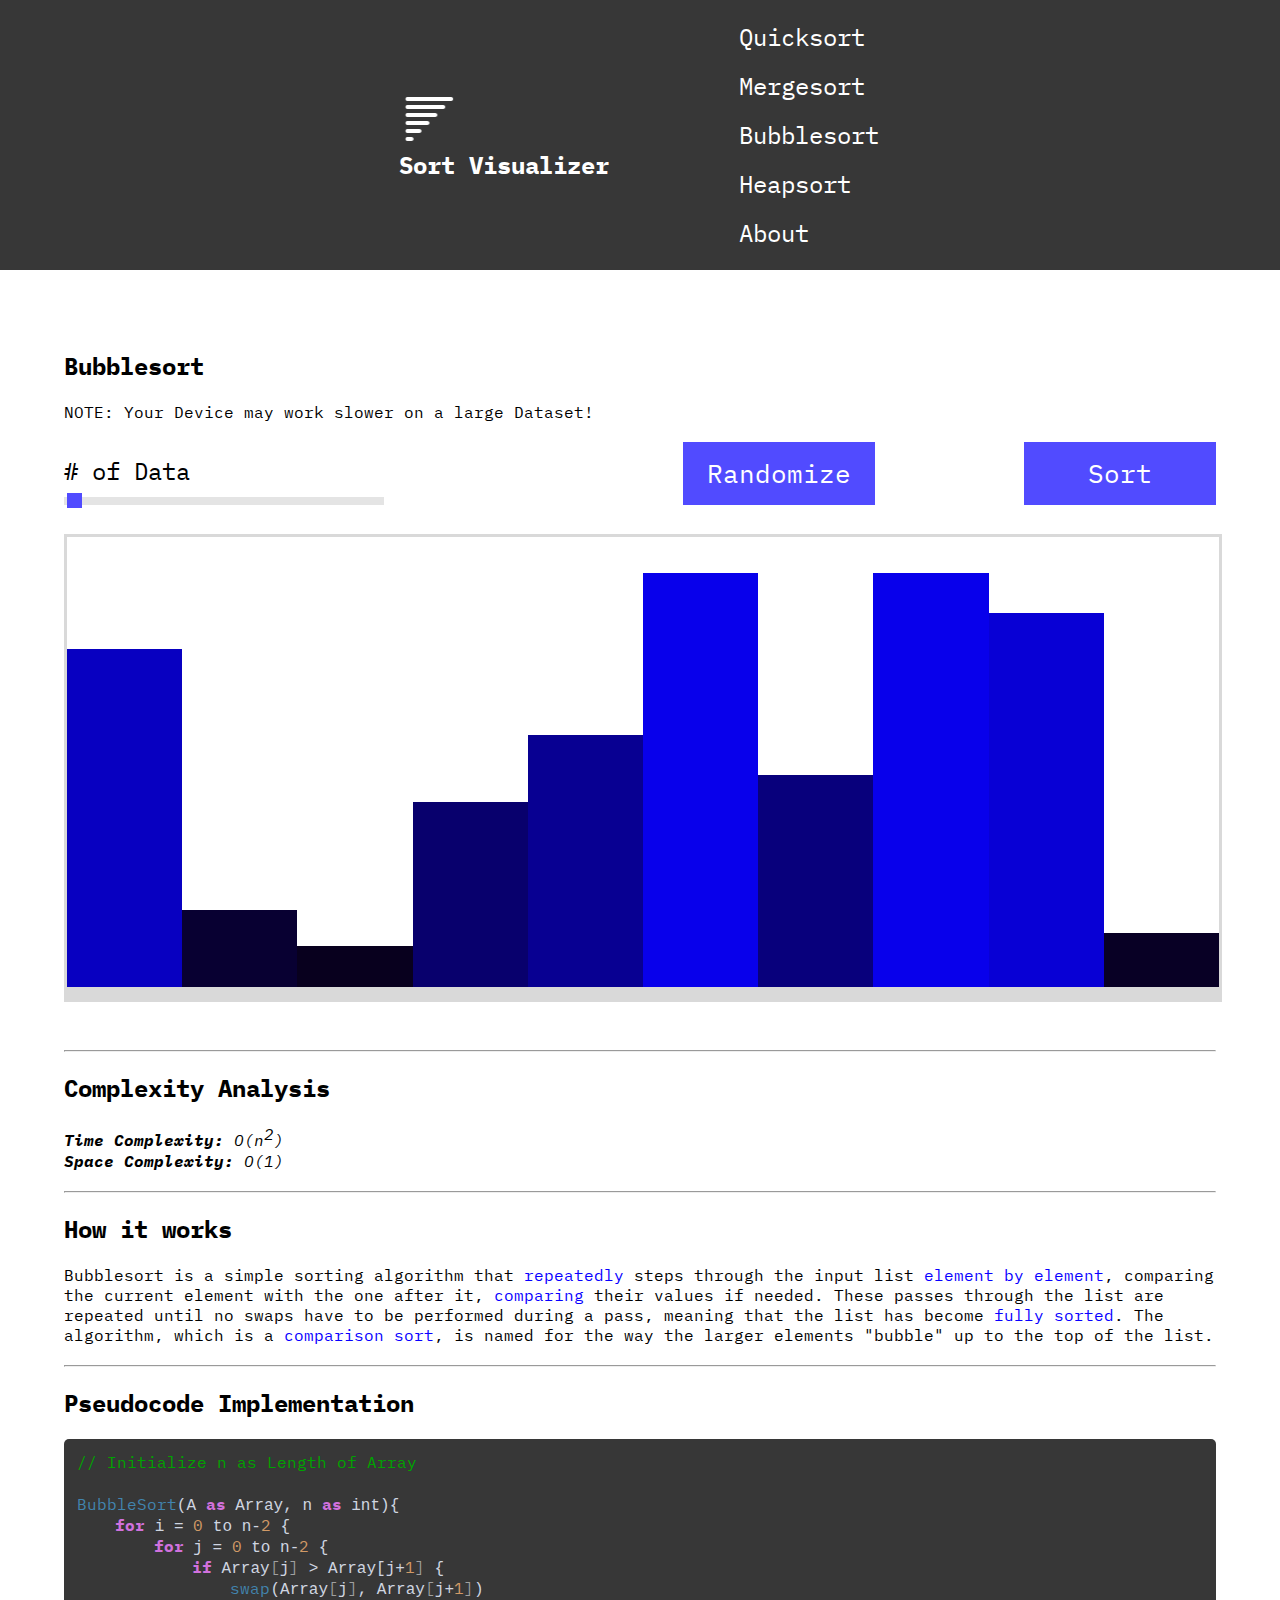
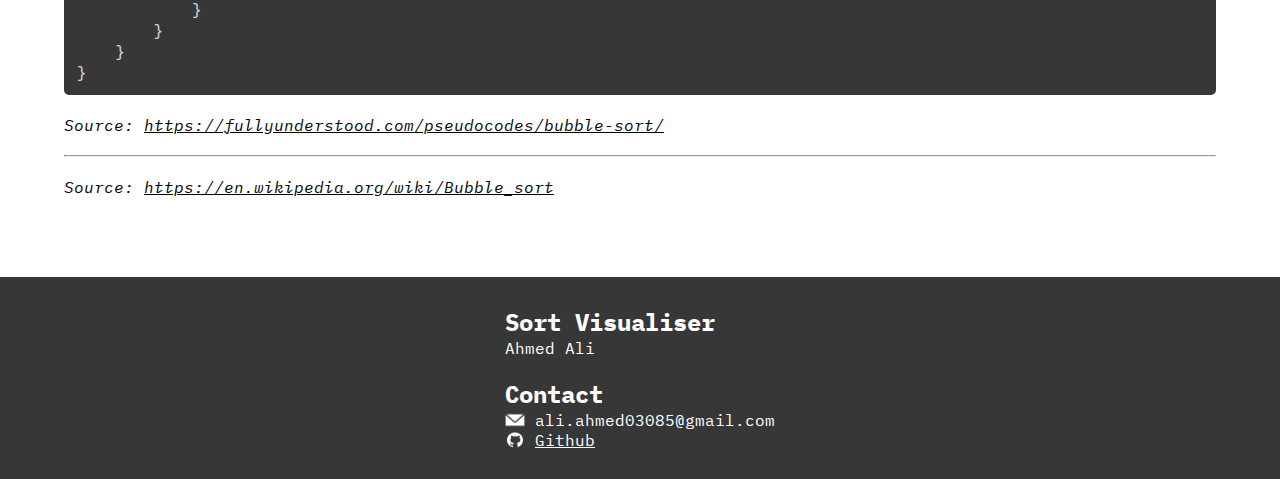
<file: pages/bubblesort.html>
<!DOCTYPE html>
<html lang="en">
<head>
    <meta charset="UTF-8">
    <meta name="viewport" content="width=device-width, initial-scale=1.0">
    <title>Sort Visualiser</title>
    <link rel="icon" href="../images/logo.png">
    <link href="https://fonts.googleapis.com/css2?family=IBM+Plex+Mono:ital,wght@0,100;0,200;0,300;0,400;0,500;0,600;0,700;1,100;1,200;1,300;1,400;1,500;1,600;1,700&display=swap" rel="stylesheet">
    <link rel="stylesheet" href="../header.css">
    <link rel="stylesheet" href="../footer.css">
    <link rel="stylesheet" href="pagestyle.css">
</head>
<body>
    <header>
        <ul class="navbar">
            <li>
                <div class="logo">
                    <img src="../images/logo.png" alt="Logo of Website">
                    <h1>Sort Visualizer</h1>
                </div>
            </li>
            <ul class="navcontent">
                <ul class="sortlist">
                    <li class="sortelement">
                        <a href="quicksort.html"><h2>Quicksort</h2></a>
                    </li>
                    <li class="sortelement">
                        <a href="mergesort.html"><h2>Mergesort</h2></a>
                    </li>
                    <li class="sortelement">
                        <a href="bubblesort.html"><h2>Bubblesort</h2></a>
                    </li>
                    <li class="sortelement">
                        <a href="heapsort.html"><h2>Heapsort</h2></a>
                    </li>
                </ul>
                <li class="aboutelement">
                    <a href="../index.html"><h2>About</h2></a>
                </li>
            </ul>
        </ul>
    </header>

    <main>
        
        <div class="mainbox">
            <ul class="mainbox_list">
                <li><ul class="maintop">
                    <li><h1>Bubblesort</h2></li>
                    <li><p class="note">NOTE: Your Device may work slower on a large Dataset!</p></li>
                    <li>
                        <ul id="interactions">
                            <ul class="slidercontainer">
                                <li class="slider">
                                <li class="slider">
                                    <h2># of Data</h2>
                                    <input class="sliderelement" id="dataslider" type="range" min="1" max="1000" value="10" id="myRange">
                                </li>
                            </ul>
                            <li>
                                <button class="mirror">Sync</button>
                            </li>
                            <li>
                                <button class="randomize">Randomize</button>
                            </li>
                            <li>
                                <button class="sort">Sort</button>
                            </li>
                        </ul>
                    </li>
                </ul></li>

                <li><ul class="diagram">
                </ul></li>

                <li>
                    <br><hr><br>
                    <h2 class="bold">Complexity Analysis</h2>
                    <br>
                    <p class="italic"><span class="bold">Time Complexity: </span>O(n<sup>2</sup>)</p>
                    <p class="italic"><span class="bold">Space Complexity: </span>O(1)</p>
                    <br><hr><br>
                    <h2 class="bold">How it works</h2><br>
                    <p>Bubblesort is a simple sorting algorithm that <span class="main">repeatedly</span> steps through the input list 
                        <span class="main">element by element</span>, comparing the current element with the one after it, <span class="main">comparing</span> 
                        their values if needed. These passes through the list are repeated until no swaps 
                        have to be performed during a pass, meaning that the list has become <span class="main">fully sorted</span>. 
                        The algorithm, which is a <span class="main">comparison sort</span>, is named for the way the larger elements 
                        "bubble" up to the top of the list.</p>
                    <br><hr><br>
                    <h2 class="bold">Pseudocode Implementation</h2><br>
                    <pre><code><span class="green">// Initialize n as Length of Array</span>

<span class="blue">BubbleSort</span>(A <span class="pink bold">as</span> Array, n <span class="pink bold">as</span> int){
    <span class="pink bold">for</span> i = <span class="orange">0</span> to n-<n-span class="orange">2</n-span> {
        <span class="pink bold">for</span> j = <span class="orange">0</span> to n-<n-span class="orange">2</n-span> {
            <span class="pink bold">if</span> Array<span class="gray">[</span>j<span class="gray">]</span> > Array[j+<span class="orange">1</span><span class="gray">]</span> {
                <span class="blue">swap</span>(Array<span class="gray">[</span>j<span class="gray">]</span>, Array<span class="gray">[</span>j+<span class="orange">1</span><span class="gray">]</span>)
            }
        }
    }
}</code></pre>
                    <br>
                    <p class="italic">Source: <a target="_blank" href="https://fullyunderstood.com/pseudocodes/bubble-sort/" style="color: black;">https://fullyunderstood.com/pseudocodes/bubble-sort/</a></p>
                    <br><hr><br>
                    <p class="italic">Source: <a target="_blank" href="https://en.wikipedia.org/wiki/Bubble_sort" style="color: black;">https://en.wikipedia.org/wiki/Bubble_sort</a></p>
                </li>
            </ul>
        </div>

    </main>

    <footer>
        <ul class="outer">
            <li>
                <ul class="inner">
                    <li><h2 class="bold">Sort Visualiser</h2></li>
                    <li><p>Ahmed Ali</p></li>
                </ul>
            </li>
            <li>
                <ul class="inner">
                    <li><h2 class="bold">Contact</h2></li>
                    <li>
                        <img src="../images/Email.png" alt="Email icon">
                        <p>ali.ahmed03085@gmail.com</p>
                    </li>
                    <li>
                        <img src="../images/GitHub.png" alt="GitHub icon">
                        <a target="_blank" href="https://github.com/ahmedali0308"><p>Github</p></a>
                    </li>
                </ul>
            </li>
        </ul>
    </footer>
<script src="./scripts/functions.js"></script>
<script src="./scripts/bubblesort.js"></script>
</body>
</html>
</file>
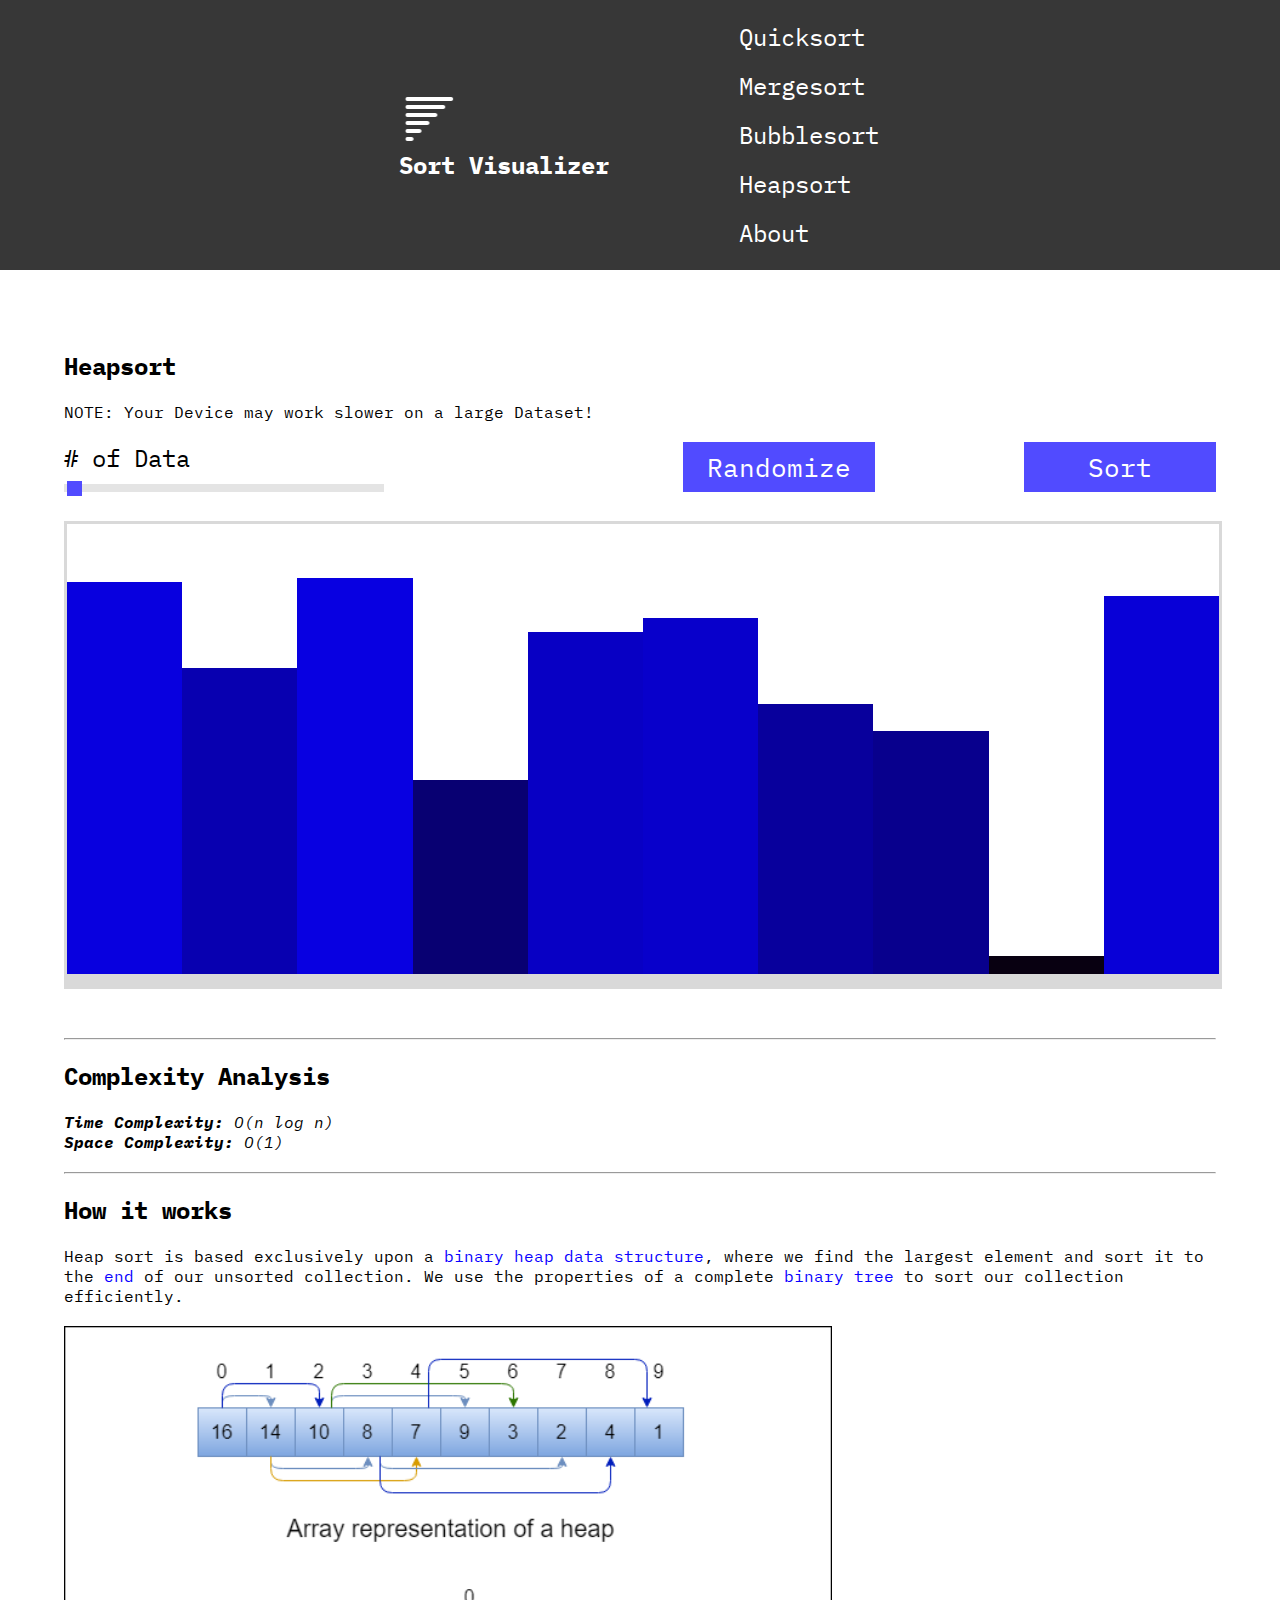
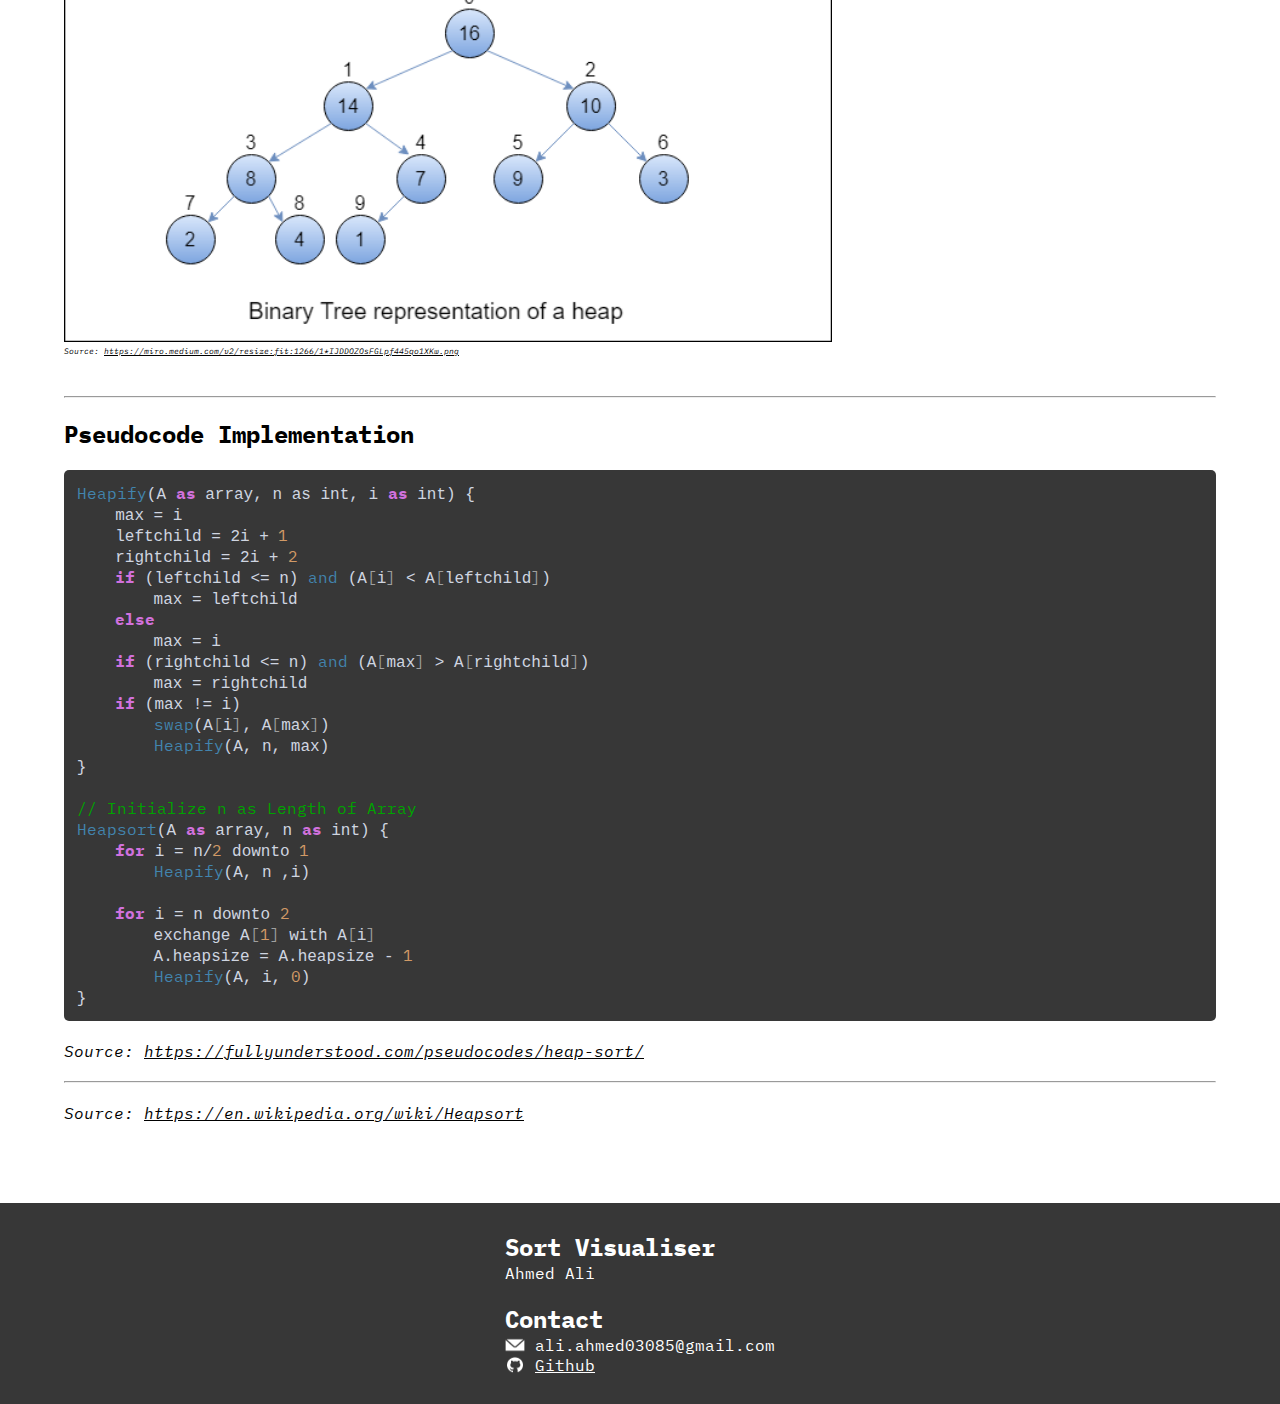
<file: pages/heapsort.html>
<!DOCTYPE html>
<html lang="en">
<head>
    <meta charset="UTF-8">
    <meta name="viewport" content="width=device-width, initial-scale=1.0">
    <title>Sort Visualiser</title>
    <link rel="icon" href="../images/logo.png">
    <link href="https://fonts.googleapis.com/css2?family=IBM+Plex+Mono:ital,wght@0,100;0,200;0,300;0,400;0,500;0,600;0,700;1,100;1,200;1,300;1,400;1,500;1,600;1,700&display=swap" rel="stylesheet">
    <link rel="stylesheet" href="../header.css">
    <link rel="stylesheet" href="../footer.css">
    <link rel="stylesheet" href="pagestyle.css">
</head>
<body>
    <header>
        <ul class="navbar">
            <li>
                <div class="logo">
                    <img src="../images/logo.png" alt="Logo of Website">
                    <h1>Sort Visualizer</h1>
                </div>
            </li>
            <ul class="navcontent">
                <ul class="sortlist">
                    <li class="sortelement">
                        <a href="quicksort.html"><h2>Quicksort</h2></a>
                    </li>
                    <li class="sortelement">
                        <a href="mergesort.html"><h2>Mergesort</h2></a>
                    </li>
                    <li class="sortelement">
                        <a href="bubblesort.html"><h2>Bubblesort</h2></a>
                    </li>
                    <li class="sortelement">
                        <a href="heapsort.html"><h2>Heapsort</h2></a>
                    </li>
                </ul>
                <li class="aboutelement">
                    <a href="../index.html"><h2>About</h2></a>
                </li>
            </ul>
        </ul>
    </header>

    <main>
        
        <div class="mainbox">
            <ul class="mainbox_list">
                <li><ul class="maintop">
                    <li><h1>Heapsort</h2></li>
                    <li><p class="note">NOTE: Your Device may work slower on a large Dataset!</p></li>
                    <li>
                        <ul id="interactions">
                            <ul class="slidercontainer">
                                <li class="slider">
                                    <h2># of Data</h2>
                                    <input class="sliderelement" id="dataslider" type="range" min="1" max="1000" value="10" id="myRange">
                                </li>
                            </ul>
                            <li>
                                <button class="mirror">Sync</button>
                            </li>
                            <li>
                                <button class="randomize">Randomize</button>
                            </li>
                            <li>
                                <button class="sort">Sort</button>
                            </li>
                        </ul>
                    </li>
                </ul></li>
                
                <li><ul class="diagram">
                </ul></li>

                <li>
                    <br><hr><br>
                    <h2 class="bold">Complexity Analysis</h2>
                    <br>
                    <p class="italic"><span class="bold">Time Complexity: </span>O(n log n)</p>
                    <p class="italic"><span class="bold">Space Complexity: </span>O(1)</p>
                    <br><hr><br>
                    <h2 class="bold">How it works</h2><br>
                    <p>Heap sort is based exclusively upon a <span class="main">binary heap data structure</span>, where we find the largest 
                        element and sort it to the <span class="main">end</span> of our unsorted collection. We use the properties of a complete 
                        <span class="main">binary tree</span> to sort our collection efficiently.</p>
                    <br>
                    <img src="../images/heap.png" id="heapimg">
                    <p class="italic" style="font-size: 8px">Source: <a style="font-size: 8px; color:black;" target="_blank" href="https://miro.medium.com/v2/resize:fit:1266/1*IJDDOZOsFGLpf445qo1XKw.png" style="color: black;">https://miro.medium.com/v2/resize:fit:1266/1*IJDDOZOsFGLpf445qo1XKw.png</a></p>
                    <br>
                    <br><hr><br>
                    <h2 class="bold">Pseudocode Implementation</h2><br>
                    <pre><code><span class="blue">Heapify</span>(A <span class="pink bold">as</span> array, n as int, i <span class="pink bold">as</span> int) {
    max = i
    leftchild = 2i + <span class="orange">1</span>
    rightchild = 2i + <span class="orange">2</span>
    <span class="pink bold">if</span> (leftchild &lt;= n) <span class="blue">and</span> (A<span class="gray">[</span>i<span class="gray">]</span> < A<span class="gray">[</span>leftchild<span class="gray">]</span>)
        max = leftchild
    <span class="pink bold">else</span> 
        max = i
    <span class="pink bold">if</span> (rightchild &lt;= n) <span class="blue">and</span> (A<span class="gray">[</span>max<span class="gray">]</span> > A<span class="gray">[</span>rightchild<span class="gray">]</span>)
        max = rightchild
    <span class="pink bold">if</span> (max != i)
        <span class="blue">swap</span>(A<span class="gray">[</span>i<span class="gray">]</span>, A<span class="gray">[</span>max<span class="gray">]</span>)
        <span class="blue">Heapify</span>(A, n, max)
}

<span class="green">// Initialize n as Length of Array</span>
<span class="blue">Heapsort</span>(A <span class="pink bold">as</span> array, n <span class="pink bold">as</span> int) {
    <span class="pink bold">for</span> i = n/<span class="orange">2</span> downto <span class="orange">1</span>
        <span class="blue">Heapify</span>(A, n ,i)
    
    <span class="pink bold">for</span> i = n downto <span class="orange">2</span>
        exchange A<span class="gray">[<span class="orange">1</span>]</span> with A<span class="gray">[</span>i<span class="gray">]</span>
        A.heapsize = A.heapsize - <span class="orange">1</span>
        <span class="blue">Heapify</span>(A, i, <span class="orange">0</span>)
}</code></pre>
                    <br>
                    <p class="italic">Source: <a target="_blank" href="https://fullyunderstood.com/pseudocodes/heap-sort/" style="color: black;">https://fullyunderstood.com/pseudocodes/heap-sort/</a></p>
                    <br><hr><br>
                    <p class="italic">Source: <a target="_blank" href="https://en.wikipedia.org/wiki/Heapsort" style="color: black;">https://en.wikipedia.org/wiki/Heapsort</a></p>
                </li>
            </ul>
        </div>

    </main>

    <footer>
        <ul class="outer">
            <li>
                <ul class="inner">
                    <li><h2 class="bold">Sort Visualiser</h2></li>
                    <li><p>Ahmed Ali</p></li>
                </ul>
            </li>
            <li>
                <ul class="inner">
                    <li><h2 class="bold">Contact</h2></li>
                    <li>
                        <img src="../images/Email.png" alt="Email icon">
                        <p>ali.ahmed03085@gmail.com</p>
                    </li>
                    <li>
                        <img src="../images/GitHub.png" alt="GitHub icon">
                        <a target="_blank" href="https://github.com/ahmedali0308"><p>Github</p></a>
                    </li>
                </ul>
            </li>
        </ul>
    </footer>
<script src="./scripts/functions.js"></script>
<script src="./scripts/heapsort.js"></script>
</body>
</html>
</file>
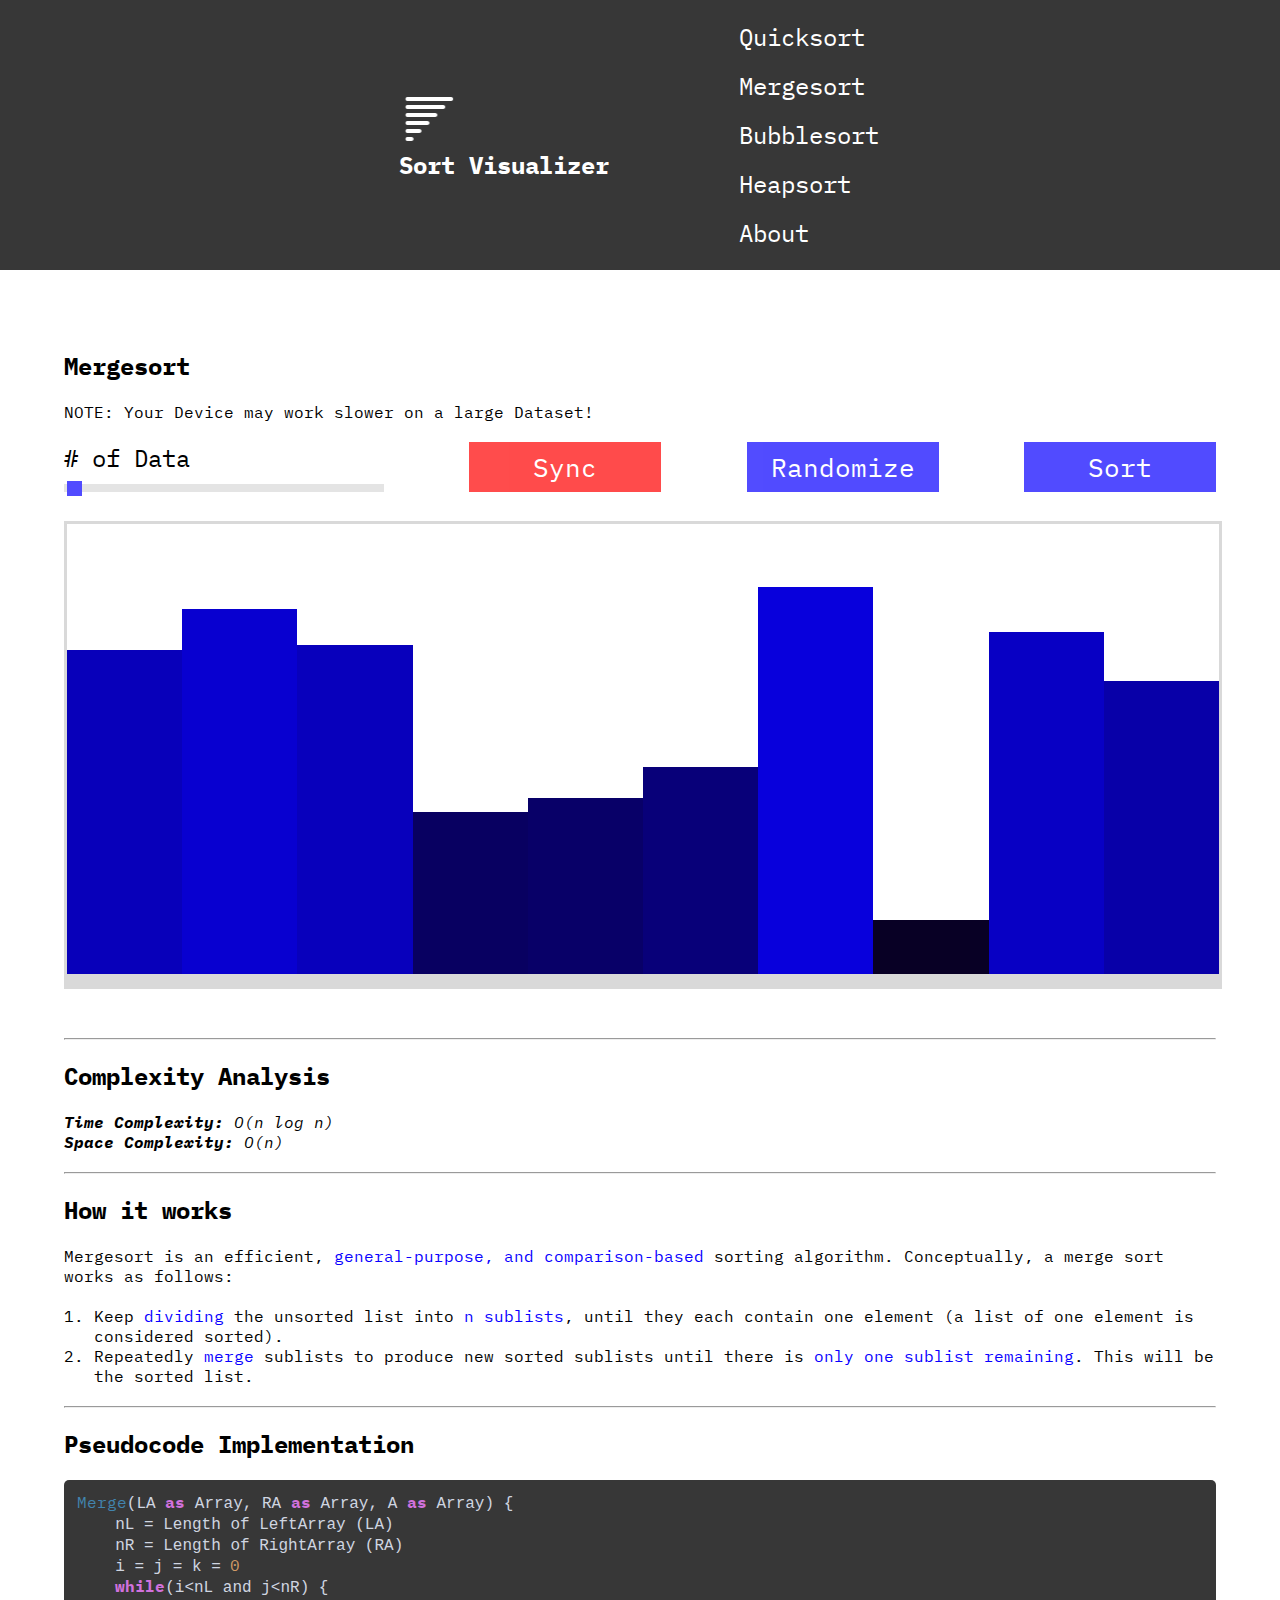
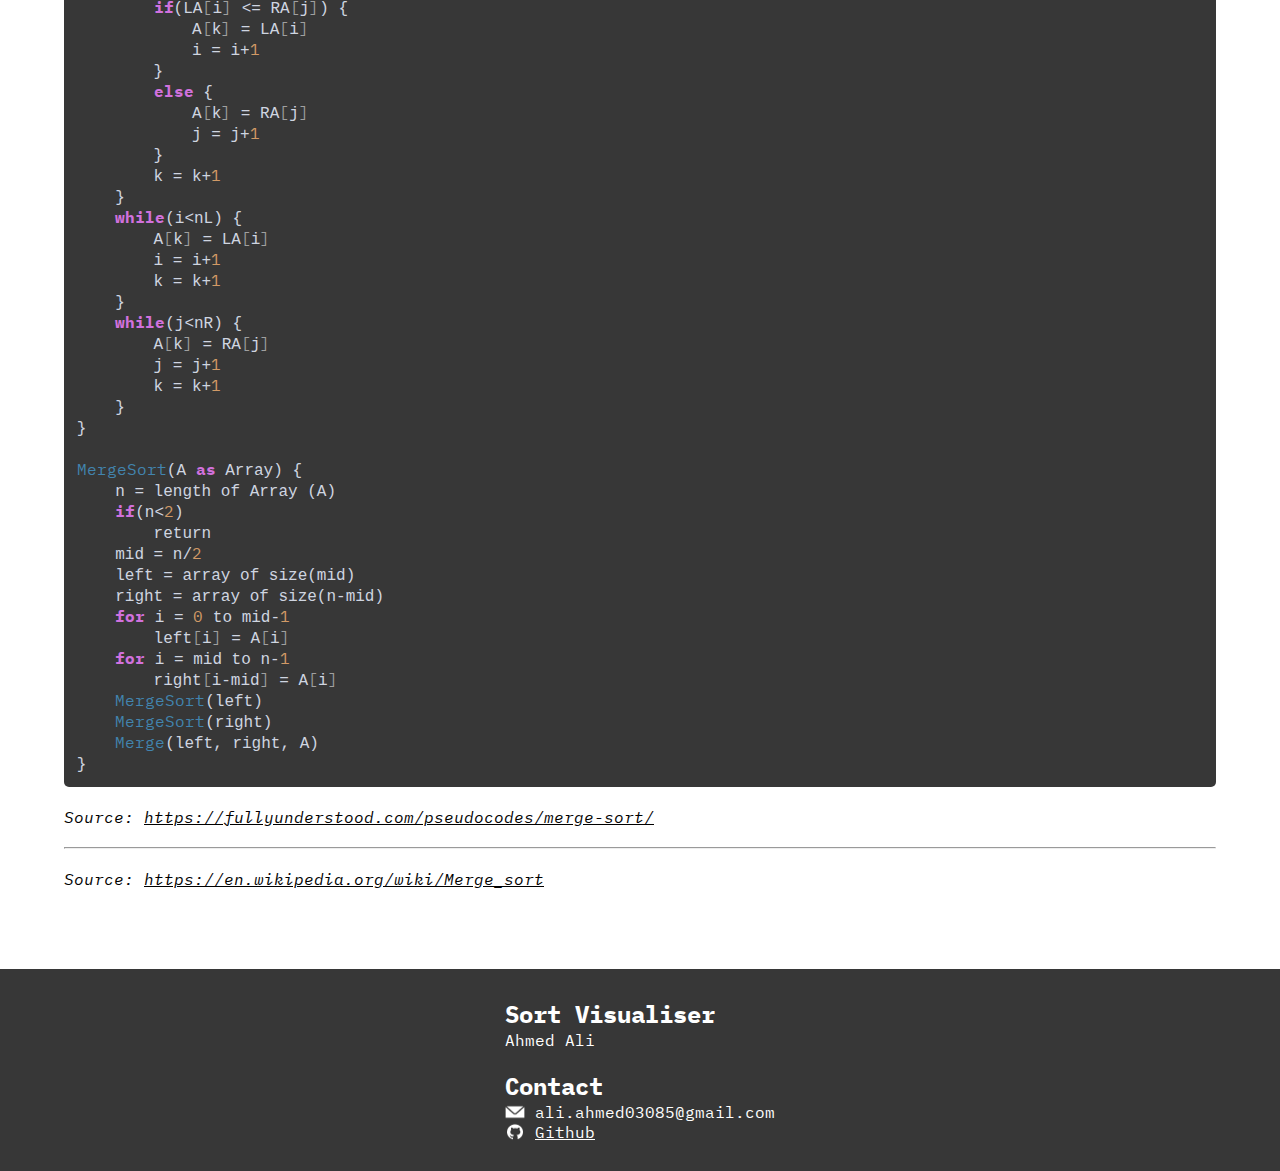
<file: pages/mergesort.html>
<!DOCTYPE html>
<html lang="en">
<head>
    <meta charset="UTF-8">
    <meta name="viewport" content="width=device-width, initial-scale=1.0">
    <title>Sort Visualiser</title>
    <link rel="icon" href="../images/logo.png">
    <link href="https://fonts.googleapis.com/css2?family=IBM+Plex+Mono:ital,wght@0,100;0,200;0,300;0,400;0,500;0,600;0,700;1,100;1,200;1,300;1,400;1,500;1,600;1,700&display=swap" rel="stylesheet">
    <link rel="stylesheet" href="../header.css">
    <link rel="stylesheet" href="../footer.css">
    <link rel="stylesheet" href="pagestyle.css">
</head>
<body>
    <header>
        <ul class="navbar">
            <li>
                <div class="logo">
                    <img src="../images/logo.png" alt="Logo of Website">
                    <h1>Sort Visualizer</h1>
                </div>
            </li>
            <ul class="navcontent">
                <ul class="sortlist">
                    <li class="sortelement">
                        <a href="quicksort.html"><h2>Quicksort</h2></a>
                    </li>
                    <li class="sortelement">
                        <a href="mergesort.html"><h2>Mergesort</h2></a>
                    </li>
                    <li class="sortelement">
                        <a href="bubblesort.html"><h2>Bubblesort</h2></a>
                    </li>
                    <li class="sortelement">
                        <a href="heapsort.html"><h2>Heapsort</h2></a>
                    </li>
                </ul>
                <li class="aboutelement">
                    <a href="../index.html"><h2>About</h2></a>
                </li>
            </ul>
        </ul>
    </header>

    <main>
        
        <div class="mainbox">
            <ul class="mainbox_list">
                <li><ul class="maintop">
                    <li><h1>Mergesort</h2></li>
                    <li><p class="note">NOTE: Your Device may work slower on a large Dataset!</p></li>
                    <li>
                        <ul id="interactions">
                            <ul class="slidercontainer">
                                <li class="slider">
                                    <h2># of Data</h2>
                                    <input class="sliderelement" id="dataslider" type="range" min="1" max="1000" value="10" id="myRange">
                                </li>
                            </ul>
                            <li>
                                <button class="mirror">Sync</button>
                            </li>
                            <li>
                                <button class="randomize">Randomize</button>
                            </li>
                            <li>
                                <button class="sort">Sort</button>
                            </li>
                        </ul>
                    </li>
                </ul></li>

                <li><ul class="diagram">
                </ul></li>

                <li>
                    <br><hr><br>
                    <h2 class="bold">Complexity Analysis</h2>
                    <br>
                    <p class="italic"><span class="bold">Time Complexity: </span>O(n log n)</p>
                    <p class="italic"><span class="bold">Space Complexity: </span>O(n)</p>
                    <br><hr><br>
                    <h2 class="bold">How it works</h2><br>
                    <p>Mergesort is an efficient, <span class="main">general-purpose, and comparison-based</span> sorting algorithm. Conceptually, a merge sort works as follows:</p>
                    <br>
                    <ol>
                        <li>Keep <span class="main">dividing</span> the unsorted list into <span class="main">n sublists</span>, until they each contain one element (a list of one element is considered sorted).</li>
                        <li>Repeatedly <span class="main">merge</span> sublists to produce new sorted sublists until there is <span class="main">only one sublist remaining</span>. This will be the sorted list.</li>
                    </ol>
                    <br><hr><br>
                    <h2 class="bold">Pseudocode Implementation</h2><br>
                    <pre><code><span class="blue">Merge</span>(LA <span class="pink bold">as</span> Array, RA <span class="pink bold">as</span> Array, A <span class="pink bold">as</span> Array) {
    nL = Length of LeftArray (LA)
    nR = Length of RightArray (RA)
    i = j = k = <span class="orange">0</span>
    <span class="pink bold">while</span>(i&lt;nL and j&lt;nR) {
        <span class="pink bold">if</span>(LA<span class="gray">[</span>i<span class="gray">]</span> &lt;= RA<span class="gray">[</span>j<span class="gray">]</span>) {
            A<span class="gray">[</span>k<span class="gray">]</span> = LA<span class="gray">[</span>i<span class="gray">]</span>
            i = i+<span class="orange">1</span>
        }
        <span class="pink bold">else</span> {
            A<span class="gray">[</span>k<span class="gray">]</span> = RA<span class="gray">[</span>j<span class="gray">]</span>
            j = j+<span class="orange">1</span>
        }
        k = k+<span class="orange">1</span>
    }
    <span class="pink bold">while</span>(i&lt;nL) {
        A<span class="gray">[</span>k<span class="gray">]</span> = LA<span class="gray">[</span>i<span class="gray">]</span>
        i = i+<span class="orange">1</span>
        k = k+<span class="orange">1</span>
    }
    <span class="pink bold">while</span>(j&lt;nR) {
        A<span class="gray">[</span>k<span class="gray">]</span> = RA<span class="gray">[</span>j<span class="gray">]</span>
        j = j+<span class="orange">1</span>
        k = k+<span class="orange">1</span>
    }
}

<span class="blue">MergeSort</span>(A <span class="pink bold">as</span> Array) {
    n = length of Array (A)
    <span class="pink bold">if</span>(n&lt;<span class="orange">2</span>)
        return
    mid = n/<span class="orange">2</span>
    left = array of size(mid)
    right = array of size(n-mid)
    <span class="pink bold">for</span> i = <span class="orange">0</span> to mid-<span class="orange">1</span>
        left<span class="gray">[</span>i<span class="gray">]</span> = A<span class="gray">[</span>i<span class="gray">]</span>
    <span class="pink bold">for</span> i = mid to n-<span class="orange">1</span>
        right<span class="gray">[</span>i-mid<span class="gray">]</span> = A<span class="gray">[</span>i<span class="gray">]</span>
    <span class="blue">MergeSort</span>(left)
    <span class="blue">MergeSort</span>(right)
    <span class="blue">Merge</span>(left, right, A)
}
</code></pre>
                    <br>
                    <p class="italic">Source: <a target="_blank" href="https://fullyunderstood.com/pseudocodes/merge-sort/" style="color: black;">https://fullyunderstood.com/pseudocodes/merge-sort/</a></p>
                    <br><hr><br>
                    <p class="italic">Source: <a target="_blank" href="https://en.wikipedia.org/wiki/Merge_sort" style="color: black;">https://en.wikipedia.org/wiki/Merge_sort</a></p>
                </li>
            </ul>
        </div>

    </main>

    <footer>
        <ul class="outer">
            <li>
                <ul class="inner">
                    <li><h2 class="bold">Sort Visualiser</h2></li>
                    <li><p>Ahmed Ali</p></li>
                </ul>
            </li>
            <li>
                <ul class="inner">
                    <li><h2 class="bold">Contact</h2></li>
                    <li>
                        <img src="../images/Email.png" alt="Email icon">
                        <p>ali.ahmed03085@gmail.com</p>
                    </li>
                    <li>
                        <img src="../images/GitHub.png" alt="GitHub icon">
                        <a target="_blank" href="https://github.com/ahmedali0308"><p>Github</p></a>
                    </li>
                </ul>
            </li>
        </ul>
    </footer>
<script src="./scripts/functions.js"></script>
<script src="./scripts/mergesort.js"></script>
</body>
</html>
</file>
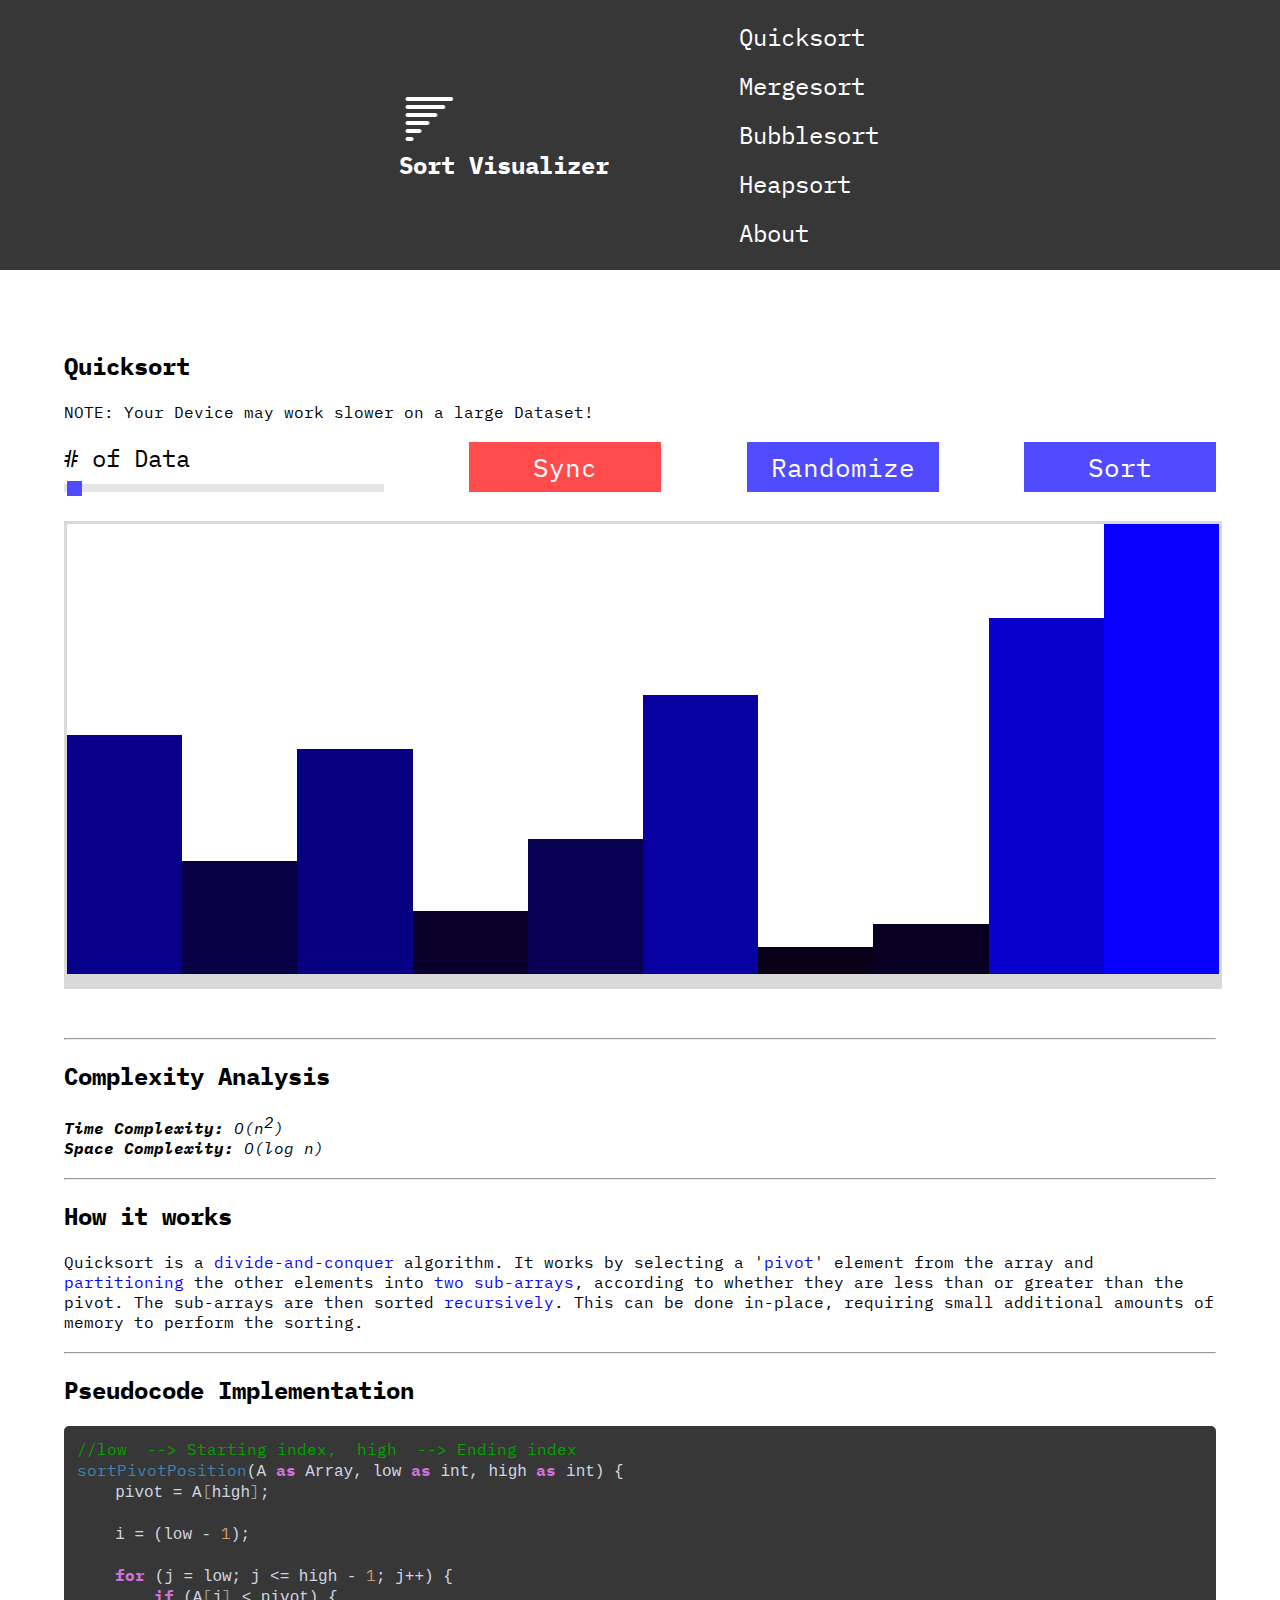
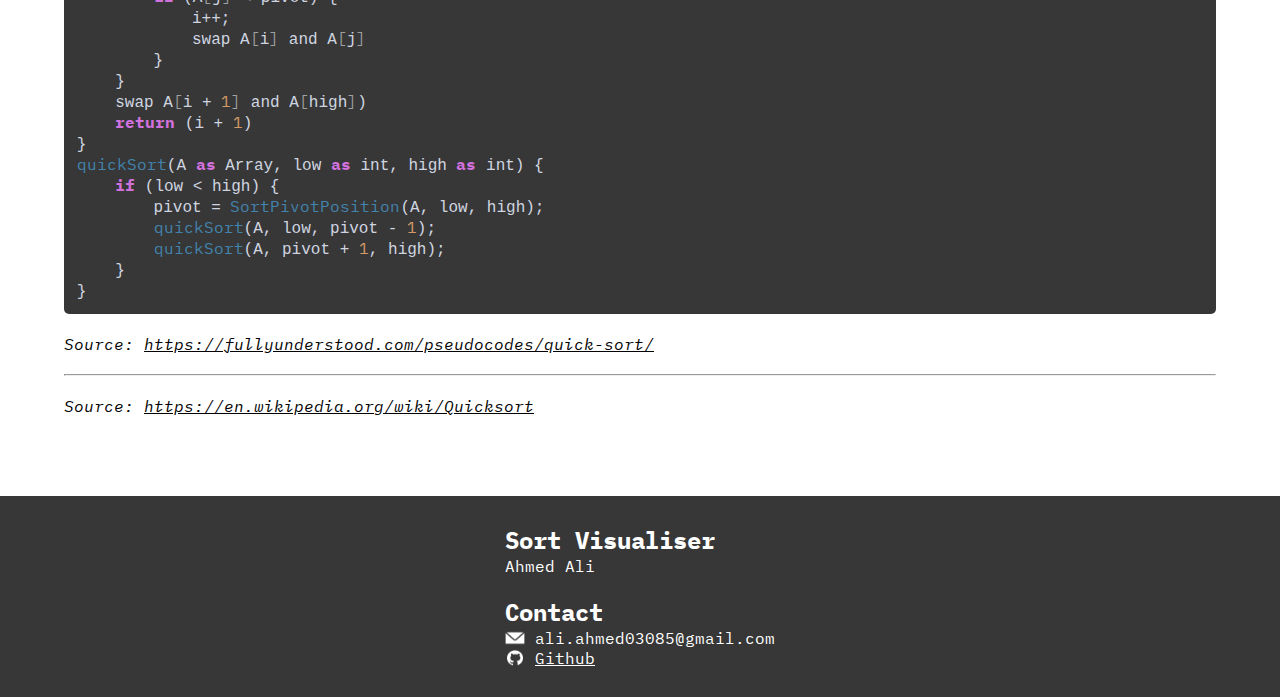
<file: pages/quicksort.html>
<!DOCTYPE html>
<html lang="en">
<head>
    <meta charset="UTF-8">
    <meta name="viewport" content="width=device-width, initial-scale=1.0">
    <title>Sort Visualiser</title>
    <link rel="icon" href="../images/logo.png">
    <link href="https://fonts.googleapis.com/css2?family=IBM+Plex+Mono:ital,wght@0,100;0,200;0,300;0,400;0,500;0,600;0,700;1,100;1,200;1,300;1,400;1,500;1,600;1,700&display=swap" rel="stylesheet">
    <link rel="stylesheet" href="../header.css">
    <link rel="stylesheet" href="../footer.css">
    <link rel="stylesheet" href="pagestyle.css">
</head>
<body>
    <header>
        <ul class="navbar">
            <li>
                <div class="logo">
                    <img src="../images/logo.png" alt="Logo of Website">
                    <h1>Sort Visualizer</h1>
                </div>
            </li>
            <ul class="navcontent">
                <ul class="sortlist">
                    <li class="sortelement">
                        <a href="quicksort.html"><h2>Quicksort</h2></a>
                    </li>
                    <li class="sortelement">
                        <a href="mergesort.html"><h2>Mergesort</h2></a>
                    </li>
                    <li class="sortelement">
                        <a href="bubblesort.html"><h2>Bubblesort</h2></a>
                    </li>
                    <li class="sortelement">
                        <a href="heapsort.html"><h2>Heapsort</h2></a>
                    </li>
                </ul>
                <li class="aboutelement">
                    <a href="../index.html"><h2>About</h2></a>
                </li>
            </ul>
        </ul>
    </header>

    <main>
        
        <div class="mainbox">
            <ul class="mainbox_list">
                <li><ul class="maintop">
                    <li><h1>Quicksort</h2></li>
                    <li><p class="note">NOTE: Your Device may work slower on a large Dataset!</p></li>
                    <li>
                        <ul id="interactions">
                            <li>
                                <ul class="slidercontainer">
                                    <li class="slider">
                                        <h2># of Data</h2>
                                        <input class="sliderelement" id="dataslider" type="range" min="1" max="1000" value="10" id="myRange">
                                    </li>
                                </ul>
                            </li>
                            <li>
                                <button class="mirror">Sync</button>
                            </li>
                            <li>
                                <button class="randomize">Randomize</button>
                            </li>
                            <li>
                                <button class="sort">Sort</button>
                            </li>
                        </ul>
                    </li>
                </ul></li>

                <li><ul class="diagram">
                </ul></li>

                <li>
                    <br><hr><br>
                    <h2 class="bold">Complexity Analysis</h2>
                    <br>
                    <p class="italic"><span class="bold">Time Complexity: </span>O(n<sup>2</sup>)</p>
                    <p class="italic"><span class="bold">Space Complexity: </span>O(log n)</p>
                    <br><hr><br>
                    <h2 class="bold">How it works</h2><br>
                    <p>Quicksort is a <span class="main">divide-and-conquer</span> algorithm. It works by selecting a '<span class="main">pivot</span>' element from 
                        the array and <span class="main">partitioning</span> the other elements into <span class="main">two sub-arrays</span>, according to whether they 
                        are less than or greater than the pivot. The sub-arrays are then sorted <span class="main">recursively</span>. 
                        This can be done in-place, requiring small additional amounts of memory to perform 
                        the sorting.</p>
                    <br><hr><br>
                    <h2 class="bold">Pseudocode Implementation</h2><br>
                    <pre><code><span class="green">//low  --&gt; Starting index,  high  --&gt; Ending index</span>
<span class="blue">sortPivotPosition</span>(A <span class="pink bold">as</span> Array, low <span class="pink bold">as</span> int, high <span class="pink bold">as</span> int) {
    pivot = A<span class="gray">[</span>high<span class="gray">]</span>;  
    
    i = (low - <span class="orange">1</span>);

    <span class="pink bold">for</span> (j = low; j &lt;= high - <span class="orange">1</span>; j++) {
        <span class="pink bold">if</span> (A<span class="gray">[</span>j<span class="gray">]</span> &lt; pivot) {
            i++;
            swap A<span class="gray">[</span>i<span class="gray">]</span> and A<span class="gray">[</span>j<span class="gray">]</span>
        }
    }
    swap A<span class="gray">[</span>i + <span class="orange">1</span><span class="gray">]</span> and A<span class="gray">[</span>high<span class="gray">]</span>)
    <span class="pink bold">return</span> (i + <span class="orange">1</span>)
}
<span class="blue">quickSort</span>(A <span class="pink bold">as</span> Array, low <span class="pink bold">as</span> int, high <span class="pink bold">as</span> int) {
    <span class="pink bold">if</span> (low &lt; high) {
        pivot = <span class="blue">SortPivotPosition</span>(A, low, high);
        <span class="blue">quickSort</span>(A, low, pivot - <span class="orange">1</span>);  
        <span class="blue">quickSort</span>(A, pivot + <span class="orange">1</span>, high);
    }
}
</code></pre>
                    <br>
                    <p class="italic">Source: <a target="_blank" href="https://fullyunderstood.com/pseudocodes/quick-sort/" style="color: black;">https://fullyunderstood.com/pseudocodes/quick-sort/</a></p>
                    <br><hr><br>
                    <p class="italic">Source: <a target="_blank" href="https://en.wikipedia.org/wiki/Quicksort" style="color: black;">https://en.wikipedia.org/wiki/Quicksort</a></p>
                </li>
            </ul>
        </div>

    </main>

    <footer>
        <ul class="outer">
            <li>
                <ul class="inner">
                    <li><h2 class="bold">Sort Visualiser</h2></li>
                    <li><p>Ahmed Ali</p></li>
                </ul>
            </li>
            <li>
                <ul class="inner">
                    <li><h2 class="bold">Contact</h2></li>
                    <li>
                        <img src="../images/Email.png" alt="Email icon">
                        <p>ali.ahmed03085@gmail.com</p>
                    </li>
                    <li>
                        <img src="../images/GitHub.png" alt="GitHub icon">
                        <a target="_blank" href="https://github.com/ahmedali0308"><p>Github</p></a>
                    </li>
                </ul>
            </li>
        </ul>
    </footer>
<script src="./scripts/functions.js"></script>
<script src="./scripts/quicksort.js"></script>
</body>
</html>
</file>
<file: header.css>
/* General Styling */

:root{
    --main-color: #0800FF;
}

* {
    font-size: 16px;
    font-family: 'IBM Plex Mono';
    padding: 0px;
    margin: 0px;
}

h1 {
    font-size: 32px;
    font-weight: bold;
}

h2 {
    font-size: 24px;
    font-weight: normal;
}

p {
    font-size: 16px;
}

.bold {
    font-weight: bold;
}

.italic {
    font-style: italic;
}

.underline {
    text-decoration: underline;
}

.green {
    color: rgb(0, 163, 0);
}

.pink {
    color: #d171dd;
}

.orange {
    color: #d19a66;
}

.main {
    color: var(--main-color);
}

.blue {
    color: #4284ae;
}

.gray {
    color: #a0a0a0;
}

ul {
    list-style-type: none;
    display: flex;
    flex-direction: row;
}

.show-bullet {
    list-style-type: circle;
}

body {
    margin: 0;
    min-height: 100vh;

    display: flex;
    flex-direction: column;
    justify-content: space-between;

    overflow-x: hidden;
}

/* Navbar Styling */

ul.navbar {
    background-color: #373737;
    color: white;
    align-items: center;
    padding: 0px 77px;
    height: 8.7vh;
    min-height: 60px;
    justify-content: space-between;
}

ul.navbar a {
    color: white;
    text-decoration: none;
}

ul.navbar div.logo {
    display: flex;
    flex-direction: row;
    align-items: center;
}

ul.navbar div.logo img {
    width: 60px;
    height: 60px;
}

ul.navbar ul.sortlist {
    align-items: center;
    justify-content: space-between;
    gap: 77px;
}

ul.navbar a h2 {
    color: white;
    background: none;
    border: none;
    padding: 2px;
    transition-duration: 0.4s;
}

ul.navbar a h2:hover {
    background-color: black;
}

.navcontent{
    display: flex;
    flex-direction: row;
    justify-content: space-between;
    gap: 15vw;
}
</file>
<file: footer.css>
/* Footer styling */

footer {
    background-color: #373737;
    min-height: 30px;
    color: white;
    display: flex;
    overflow: hidden;
    justify-content: center;
}

footer img {
    width: 20px;
    height: 20px;
}

footer ul.outer{
    padding: 3.2vh 0;
    display: flex;
    flex-direction: row;
    gap: 20%;
}

footer ul.inner{
    display: flex;
    flex-direction: column;
}

footer ul.inner li{
    white-space: nowrap;
    display: flex;
    flex-direction: row;
    gap: 10px;
}

footer ul.inner li a{
    color: white;
}
footer ul.inner li a:visited{
    color: rgb(173, 173, 173);
}

@media only screen and (max-width: 1400px) {
body{
    gap: 50px;
}
.navcontent{
    flex-direction: column;
    gap: 1vw;
}

ul.navbar div.logo {
    flex-direction: column;
    align-items: baseline;
}
ul.navbar {
    flex-direction: row;
    height: 30vh;
    justify-content: center;
    gap: 10vw;
    min-height: 250px;
}

ul.navbar ul.sortlist {
    flex-direction: column;
    align-items: baseline;
    gap: 1vw;
}
h1 {
    font-size: 24px;
}

footer ul.outer{
    flex-direction: column;
    gap: 20px;
}
}
</file>
<file: pages/pagestyle.css>
/* Main Section Styling */
    p.note {
        display: none;
    }

    pre {
        /*border: solid #4284ae 2px;*/
        border-radius: 5px;
        background-color: #373737;
        color: #cfd5e0;
        text-wrap: wrap;
        padding: 1vw;
    }

    code {
        font-family: Inconsolata,Consolas,"Source Code Pro","Liberation Mono","Courier New",Courier,monospace;
    }

    ol {
        padding-left: 30px;
    }

    a {
        white-space: pre-wrap; /* CSS3 */    
        white-space: -moz-pre-wrap; /* Mozilla, since 1999 */
        white-space: -pre-wrap; /* Opera 4-6 */    
        white-space: -o-pre-wrap; /* Opera 7 */    
        word-wrap: break-word; /* Internet Explorer 5.5+ */
    }

    main{
        width: 90%;
        margin: auto;
    }

    main .mainbox_list{
        display: flex;
        flex-direction: column;
        justify-content: space-between;
        gap: 3.2vh;
        padding: 30px 0;
    }

    .maintop{
        display: flex;
        flex-direction: row;
        justify-content: space-between;
    }

    .maintop #interactions{
        display: flex;
        flex-direction: row;
        justify-content: space-between;
        gap: 80px;
    }

    #interactions .slider{
        display: flex;
        flex-direction: column;
        gap: 10px;
    }

    #interactions .slidercontainer {
        display: flex;
        flex-direction: row;
        gap: 5vw;
    }

    #interactions .slider .sliderelement{
        position: relative;
        width: 15vw;
        height: 8px;
        -webkit-appearance: none;
        appearance: none;
        background: #D9D9D9;
        outline: none;
        opacity: 0.7;
        -webkit-transition: .2s;
        transition: opacity .2s;
    }

    #interactions .slider .sliderelement:hover{
        opacity: 1;
    }

    .sliderelement::-webkit-slider-thumb {
        -webkit-appearance: none; /* Override default look */
        appearance: none;
        width: 15px; /* Set a specific slider handle width */
        height: 15px; /* Slider handle height */
        background: var(--main-color); /* Green background */
        cursor: pointer; /* Cursor on hover */
      }
      
      .sliderelement::-moz-range-thumb {
      
        width: 15px; /* Set a specific slider handle width */
        height: 15px; /* Slider handle height */
        background: var(--main-color); /* Green background */
        cursor: pointer; /* Cursor on hover */
      }

      #interactions button{
        height: 100%;
        width: 15vw;
        background-color: var(--main-color);
        color: white;
        border: none;
        cursor: pointer;
        transition-duration: 0.4s;
        opacity: 0.7;
      }

      button:disabled{
        cursor: not-allowed !important;
    }

      #interactions button:hover{
        opacity: 1;
      }

      .diagram {
        display: flex;
        flex-direction: row;
        width: 100%;
        height: 55vh;
        /*box-sizing: border-box; This Line makes the border go inward*/
        border: solid #D9D9D9 3px;
        border-bottom: solid #D9D9D9 15px;
        justify-content: center;
        gap: 0;
        align-items: end;
      }

      #heapimg {
        width: 30vw;
    }

      .navcontent{
        display: flex;
        flex-direction: row;
        justify-content: space-between;
        gap: 15vw;
    }

      @media only screen and (max-width: 1400px) {
        p.note {
            display: inline;
        }
        .navcontent{
            flex-direction: column;
            gap: 1vw;
        }
        .maintop{
            flex-direction: column;
            gap: 20px;
        }
        .maintop #interactions{
            flex-direction: row;
            gap: 10px;
        }
        #interactions .slidercontainer {
            flex-direction: column;
            gap: 1vw;
        }
        #interactions .slider .sliderelement{
            width: 25vw;
        }
        #interactions button{
            width: 15vw;
            font-size: 2vw;

        }
        .diagram {
            height: 50vh;
        }
        #heapimg {
            width: 60vw;
        }
      }
</file>
